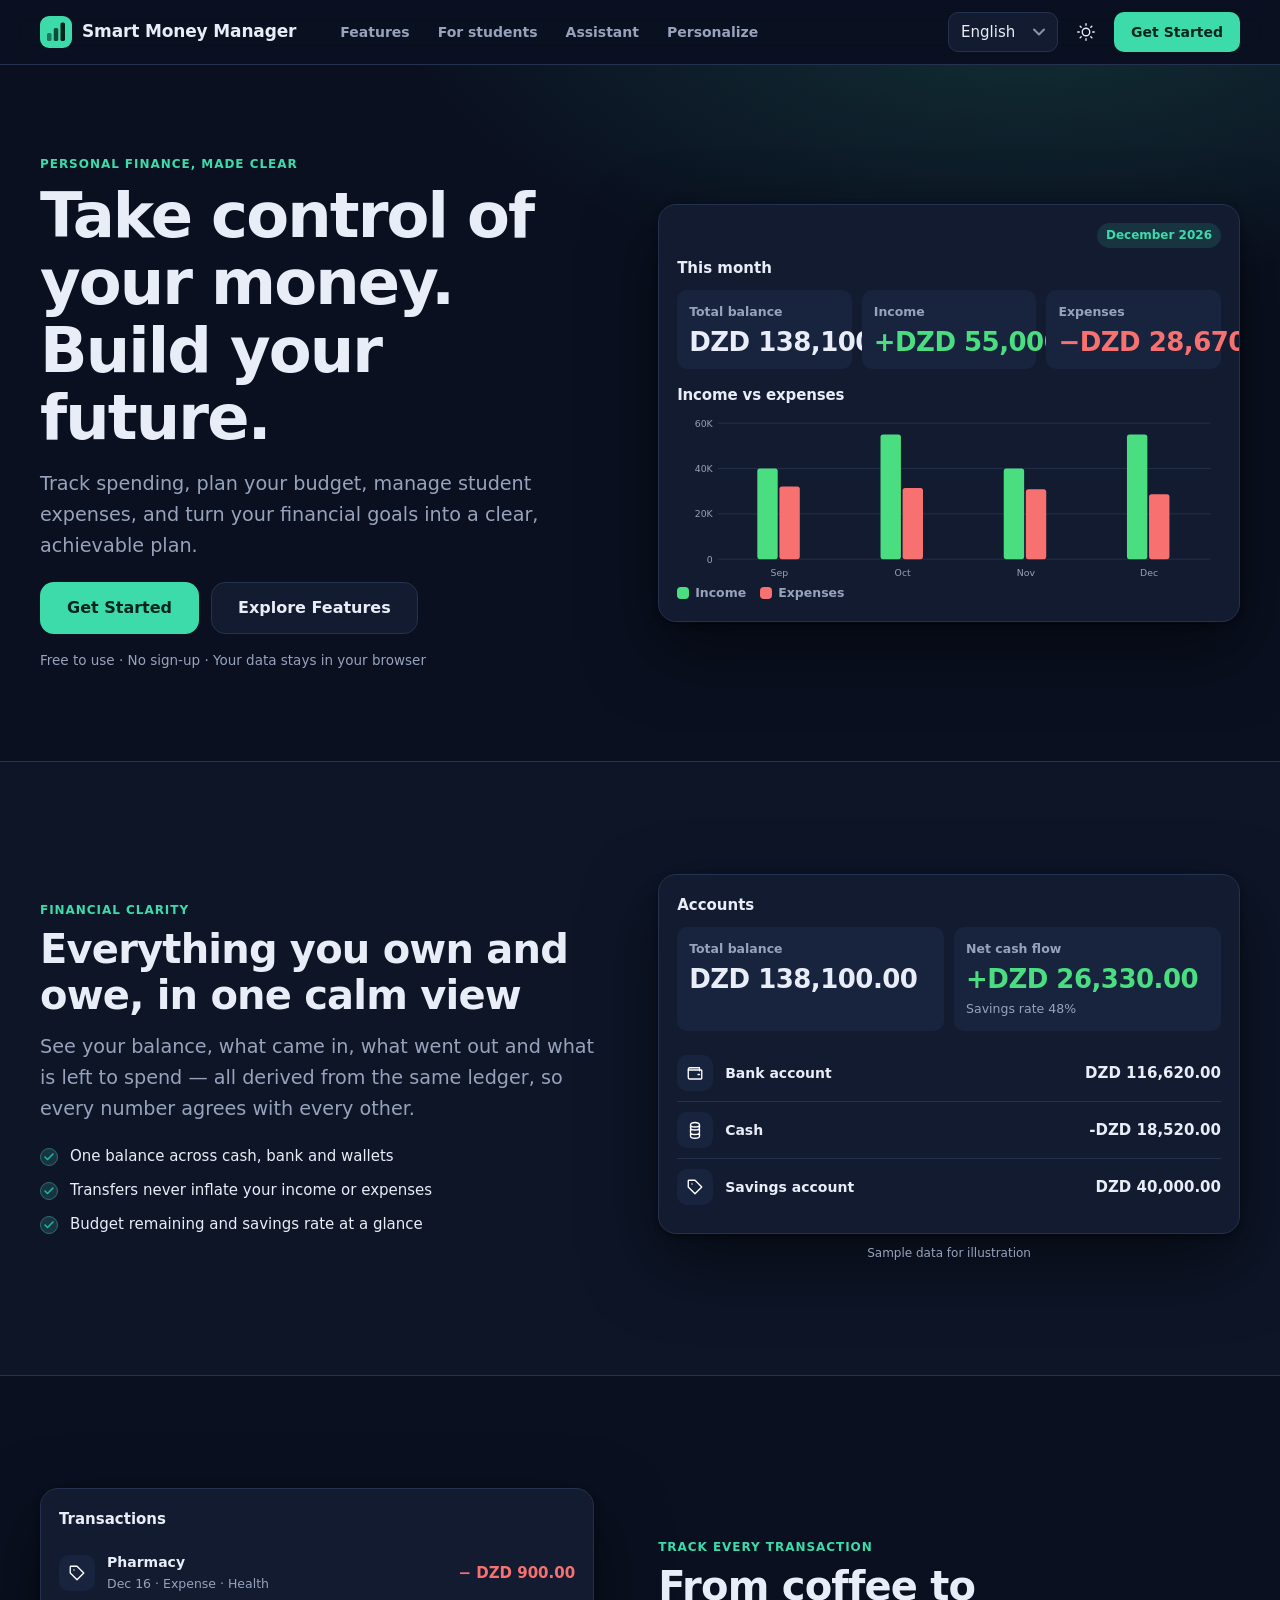
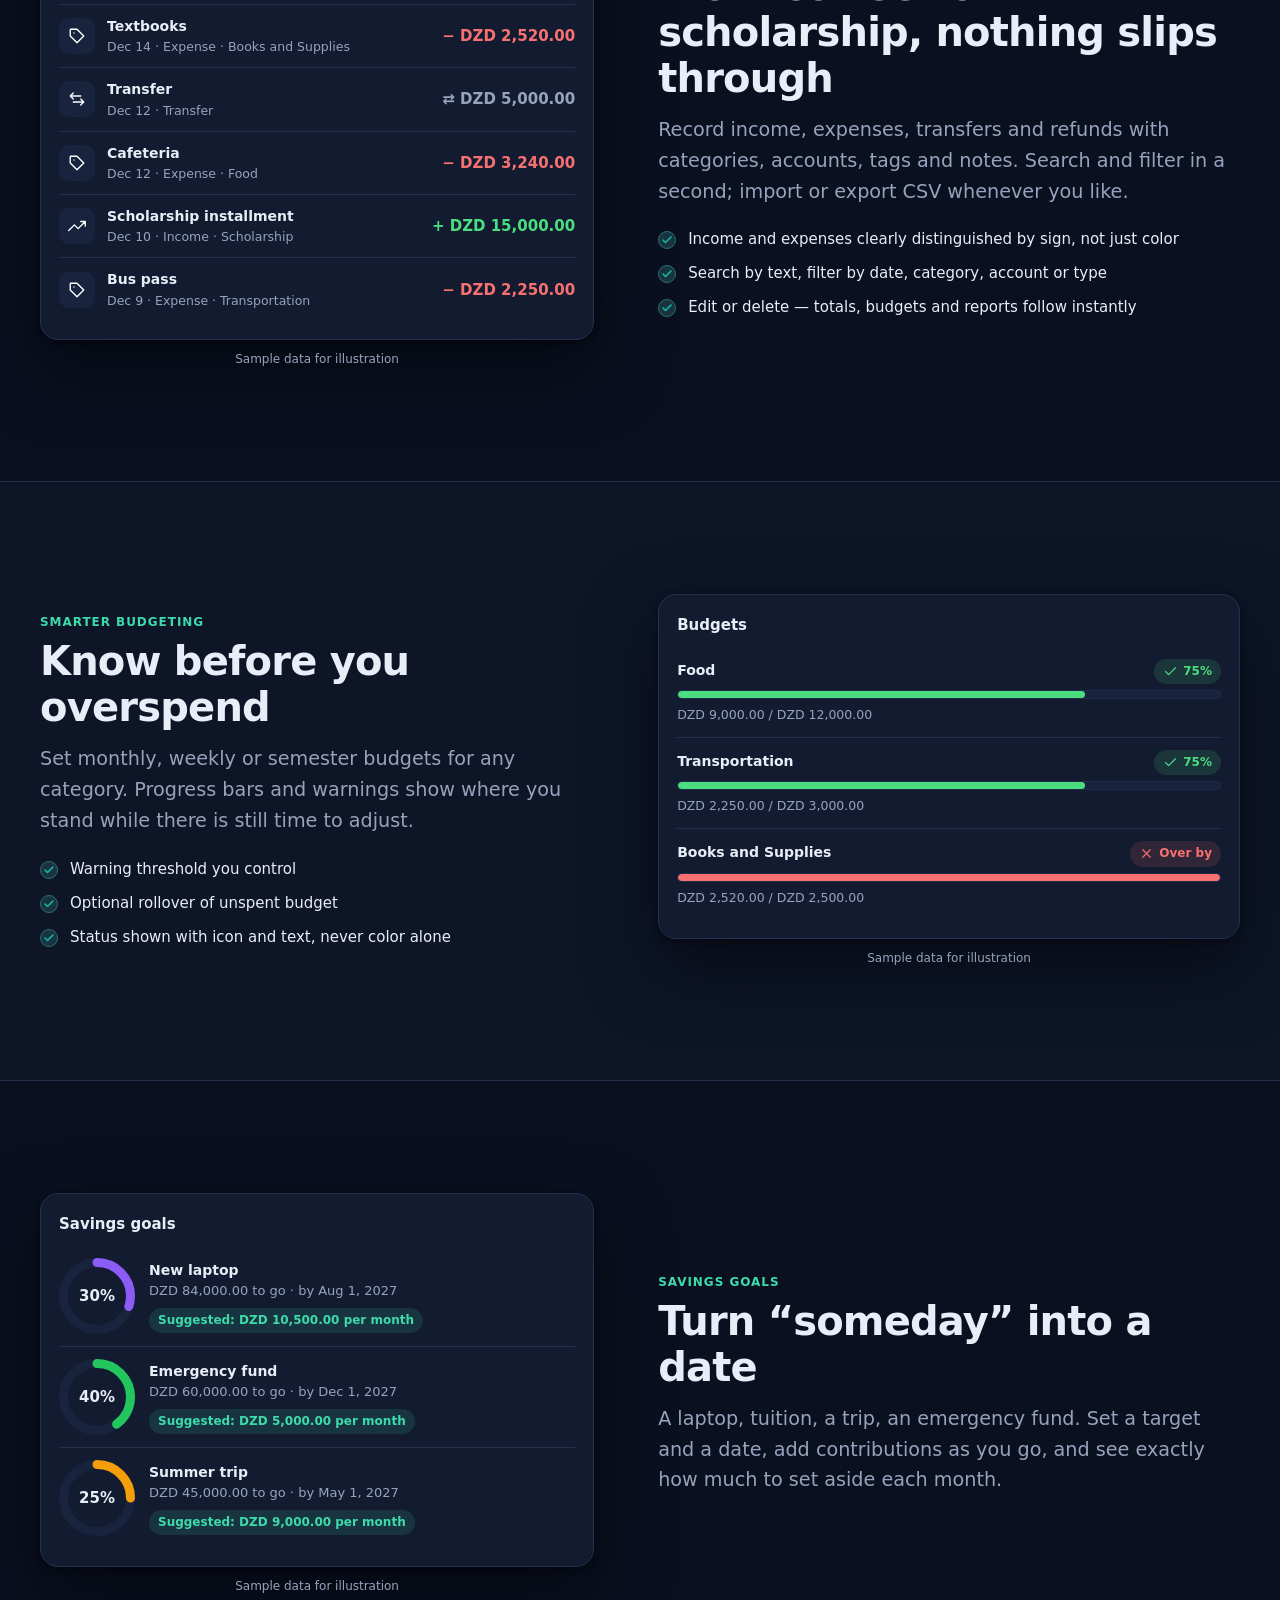
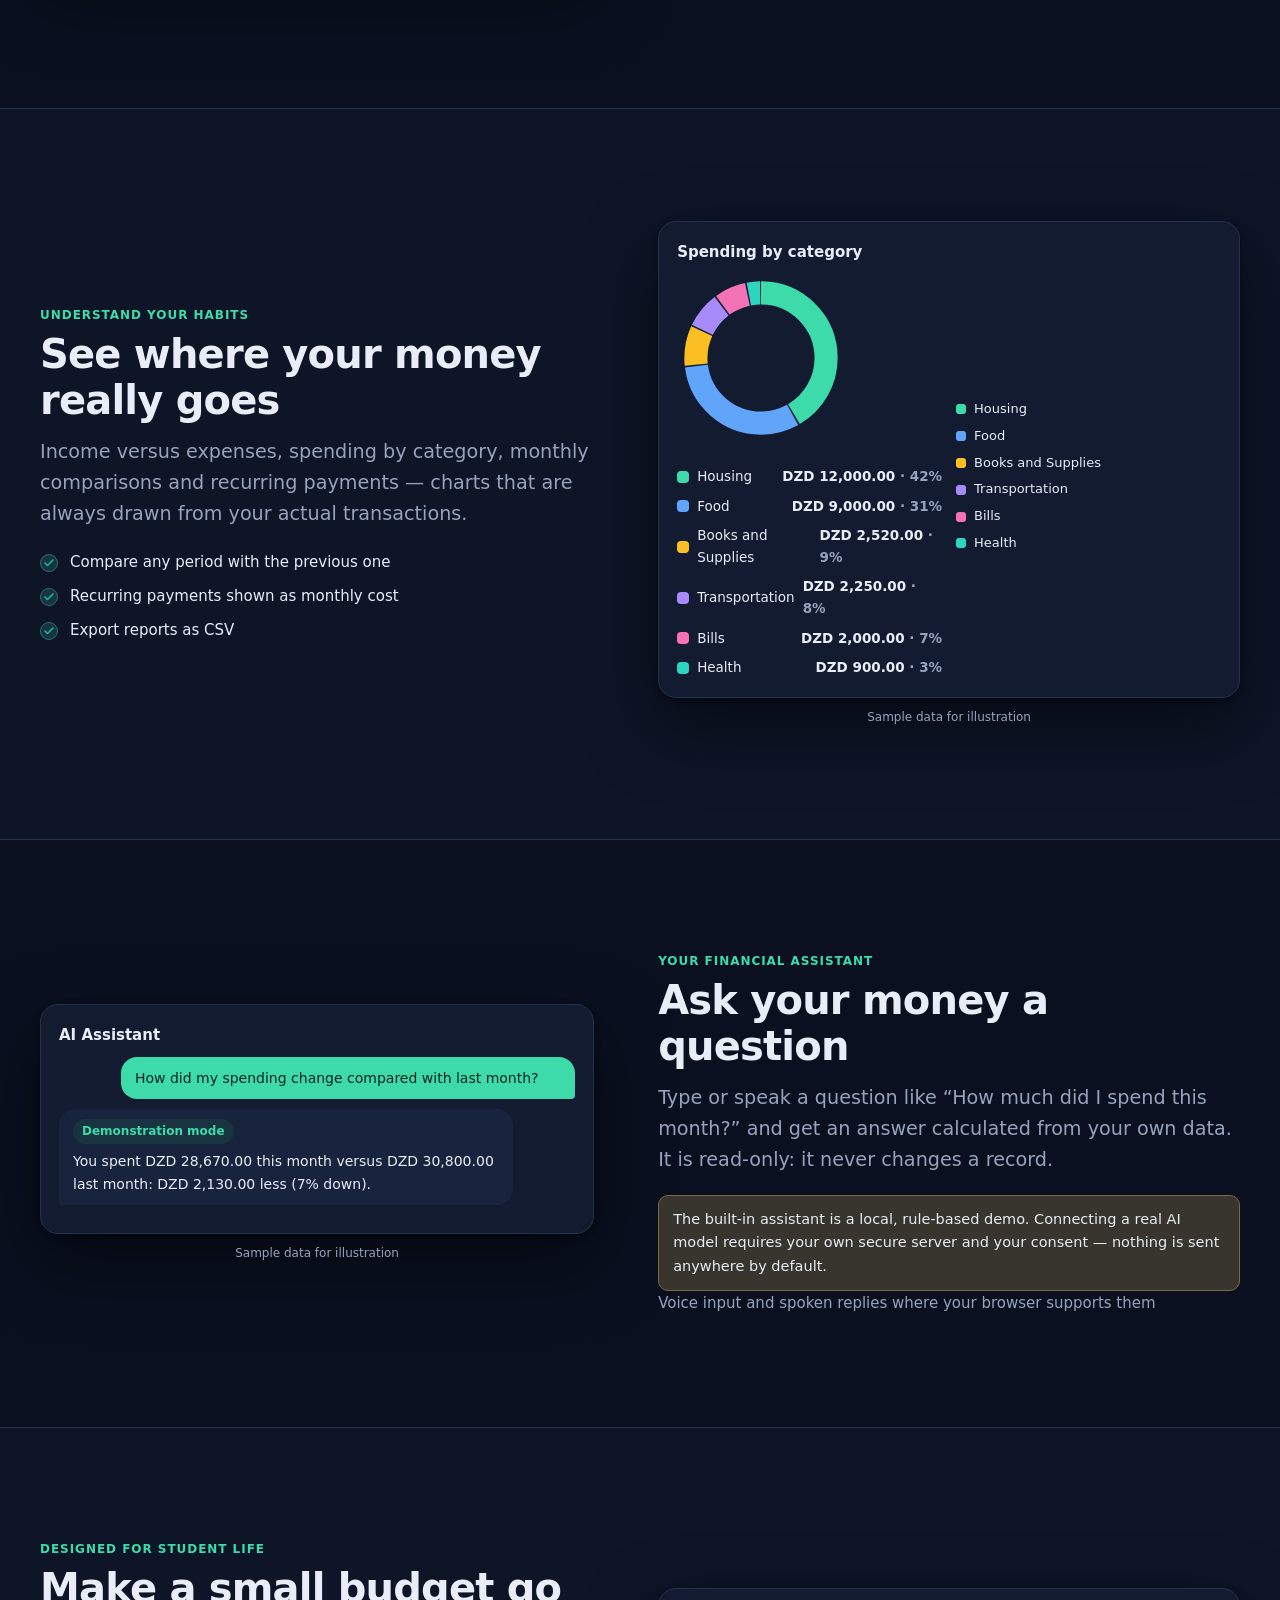
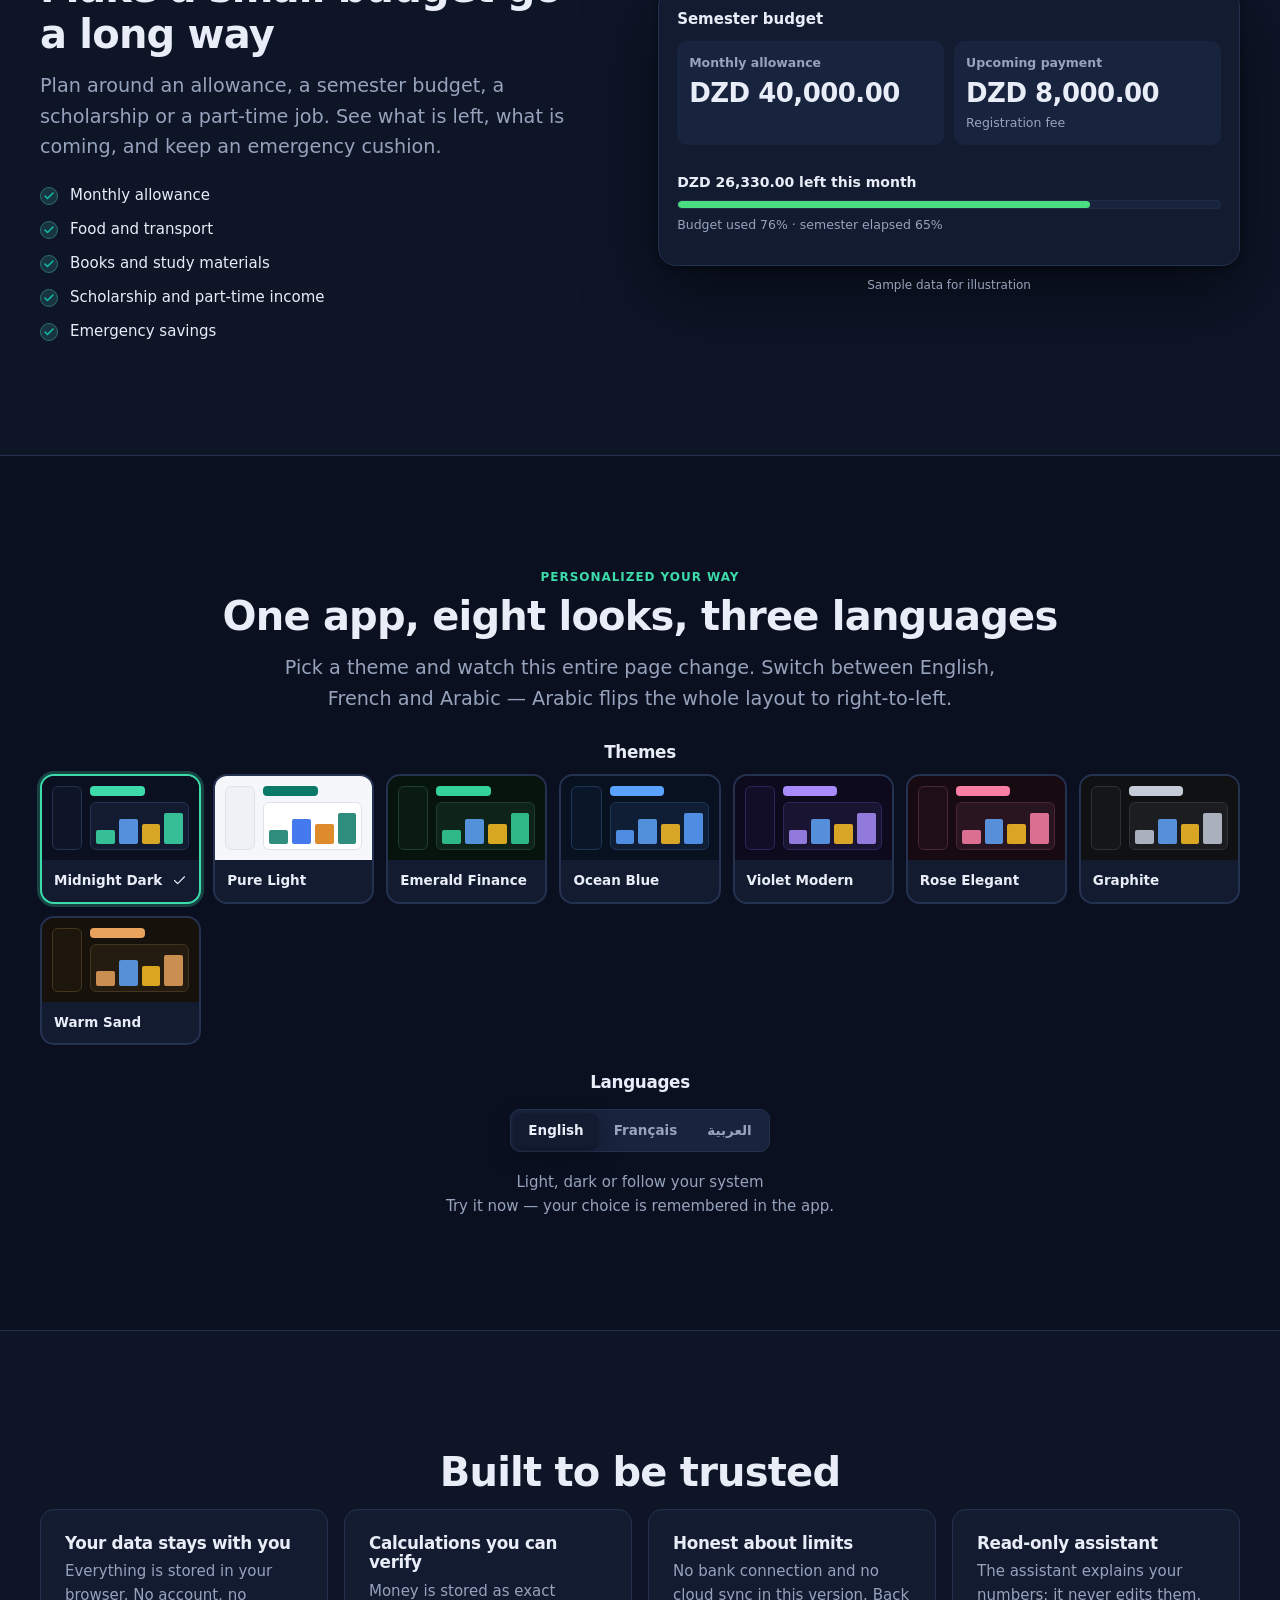
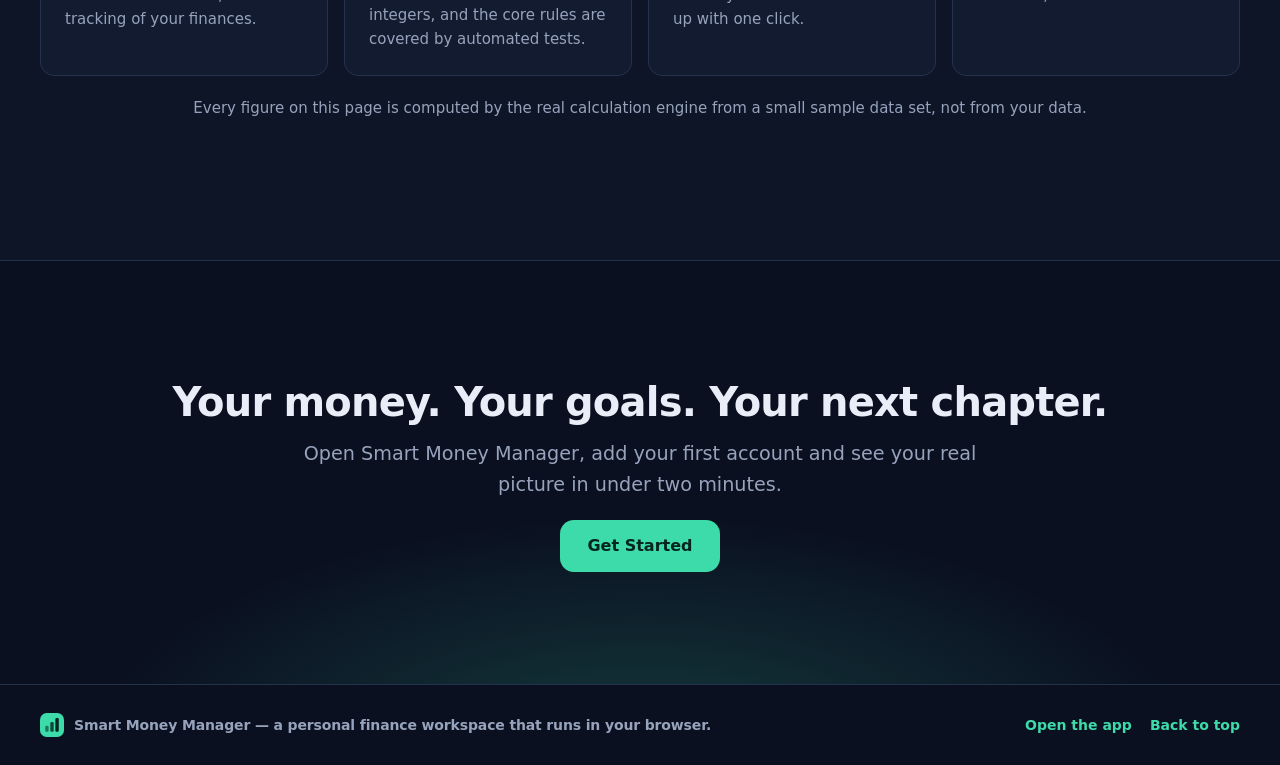
<file: index.html>
<!doctype html>
<html lang="en" dir="ltr" data-theme="midnight" data-mode="dark">
<head>
<meta charset="utf-8">
<meta name="viewport" content="width=device-width, initial-scale=1, viewport-fit=cover">
<meta name="theme-color" content="#0a1020">
<meta http-equiv="Content-Security-Policy" content="default-src 'self'; script-src 'self'; style-src 'self' 'unsafe-inline' https://fonts.googleapis.com; font-src 'self' https://fonts.gstatic.com; img-src 'self' data:; connect-src 'self'; object-src 'none'; base-uri 'self'; form-action 'self'">
<title>Smart Money Manager</title>
<meta name="description" content="Smart Money Manager — track spending, plan budgets, manage student expenses and reach your savings goals. Free, private, runs in your browser.">
<link rel="icon" href="assets/favicon.svg" type="image/svg+xml">
<link rel="preconnect" href="https://fonts.googleapis.com"><link rel="preconnect" href="https://fonts.gstatic.com" crossorigin>
<link rel="stylesheet" href="https://fonts.googleapis.com/css2?family=Manrope:wght@400;500;600;700;800&family=Tajawal:wght@400;500;700;800&display=swap">
<link rel="stylesheet" href="css/tokens.css"><link rel="stylesheet" href="css/base.css"><link rel="stylesheet" href="css/landing.css">
<script src="js/boot.js"></script>
</head>
<body class="lp">
<a class="skip-link" href="#main" data-i18n="common.skip">Skip to content</a>

<header class="lp-nav" id="top-nav">
  <div class="lp-wrap lp-nav-in">
    <a class="lp-brand" href="index.html" id="brand" data-i18n-attr="aria-label:lp.nav.home"><span id="brand-logo"></span><span class="lp-brand-name">Smart Money Manager</span></a>
    <nav class="lp-links" id="nav-links" data-i18n-attr="aria-label:lp.nav.primary">
      <a href="#features" data-nav="features" data-i18n="lp.nav.features">Features</a>
      <a href="#students" data-nav="students" data-i18n="lp.nav.students">For students</a>
      <a href="#assistant" data-nav="assistant" data-i18n="lp.nav.assistant">Assistant</a>
      <a href="#personalize" data-nav="personalize" data-i18n="lp.nav.personalize">Personalize</a>
    </nav>
    <div class="lp-nav-tools">
      <label class="sr-only" for="lang-select" data-i18n="lp.nav.language">Language</label>
      <select class="select lp-lang" id="lang-select"><option value="en">English</option><option value="fr">Français</option><option value="ar">العربية</option></select>
      <button class="btn btn-ghost btn-icon" id="mode-toggle" type="button" data-i18n-attr="aria-label:lp.nav.theme;title:lp.nav.theme"></button>
      <a class="btn btn-primary lp-nav-cta" href="app.html" data-i18n="lp.nav.getStarted">Get Started</a>
      <button class="btn btn-ghost btn-icon lp-burger" id="menu-btn" type="button" aria-expanded="false" aria-controls="mobile-menu" data-i18n-attr="aria-label:lp.nav.menu"></button>
    </div>
  </div>
  <div class="lp-mobile" id="mobile-menu" hidden>
    <a href="#features" data-i18n="lp.nav.features">Features</a>
    <a href="#students" data-i18n="lp.nav.students">For students</a>
    <a href="#assistant" data-i18n="lp.nav.assistant">Assistant</a>
    <a href="#personalize" data-i18n="lp.nav.personalize">Personalize</a>
    <a class="btn btn-primary" href="app.html" data-i18n="lp.nav.getStarted">Get Started</a>
  </div>
</header>

<main id="main" tabindex="-1">
  <!-- 1 Hero -->
  <section class="lp-sec lp-hero" id="hero">
    <div class="lp-wrap lp-hero-grid">
      <div class="lp-hero-copy reveal">
        <p class="eyebrow" data-i18n="lp.hero.eyebrow">Personal finance, made clear</p>
        <h1 data-i18n="lp.hero.title">Take control of your money. Build your future.</h1>
        <p class="lp-lead" data-i18n="lp.hero.text"></p>
        <div class="lp-cta-row">
          <a class="btn btn-primary btn-lg" href="app.html" id="cta-start" data-i18n="lp.cta.start">Get Started</a>
          <a class="btn btn-secondary btn-lg" href="#features" id="cta-explore" data-i18n="lp.cta.explore">Explore Features</a>
        </div>
        <p class="muted lp-note" data-i18n="lp.hero.note"></p>
      </div>
      <div class="lp-hero-art reveal" role="img" data-i18n-attr="aria-label:lp.hero.previewLabel"><div class="lp-window" id="p-hero"></div></div>
    </div>
  </section>

  <!-- 2 Financial clarity -->
  <section class="lp-sec lp-alt" id="features">
    <div class="lp-wrap lp-split">
      <div class="lp-copy reveal">
        <p class="eyebrow" data-i18n="lp.s2.eyebrow"></p><h2 data-i18n="lp.s2.title"></h2><p class="lp-lead" data-i18n="lp.s2.text"></p>
        <ul class="lp-points"><li data-i18n="lp.s2.p1"></li><li data-i18n="lp.s2.p2"></li><li data-i18n="lp.s2.p3"></li></ul>
      </div>
      <div class="lp-art reveal"><div class="lp-window" id="p-clarity"></div><p class="lp-sample" data-i18n="lp.sample"></p></div>
    </div>
  </section>

  <!-- 3 Transactions -->
  <section class="lp-sec" id="transactions">
    <div class="lp-wrap lp-split lp-rev">
      <div class="lp-copy reveal">
        <p class="eyebrow" data-i18n="lp.s3.eyebrow"></p><h2 data-i18n="lp.s3.title"></h2><p class="lp-lead" data-i18n="lp.s3.text"></p>
        <ul class="lp-points"><li data-i18n="lp.s3.p1"></li><li data-i18n="lp.s3.p2"></li><li data-i18n="lp.s3.p3"></li></ul>
      </div>
      <div class="lp-art reveal"><div class="lp-window" id="p-tx"></div><p class="lp-sample" data-i18n="lp.sample"></p></div>
    </div>
  </section>

  <!-- 4 Budgeting -->
  <section class="lp-sec lp-alt" id="budgeting">
    <div class="lp-wrap lp-split">
      <div class="lp-copy reveal">
        <p class="eyebrow" data-i18n="lp.s4.eyebrow"></p><h2 data-i18n="lp.s4.title"></h2><p class="lp-lead" data-i18n="lp.s4.text"></p>
        <ul class="lp-points"><li data-i18n="lp.s4.p1"></li><li data-i18n="lp.s4.p2"></li><li data-i18n="lp.s4.p3"></li></ul>
      </div>
      <div class="lp-art reveal"><div class="lp-window" id="p-budget"></div><p class="lp-sample" data-i18n="lp.sample"></p></div>
    </div>
  </section>

  <!-- 5 Goals -->
  <section class="lp-sec" id="goals">
    <div class="lp-wrap lp-split lp-rev">
      <div class="lp-copy reveal"><p class="eyebrow" data-i18n="lp.s5.eyebrow"></p><h2 data-i18n="lp.s5.title"></h2><p class="lp-lead" data-i18n="lp.s5.text"></p></div>
      <div class="lp-art reveal"><div class="lp-window" id="p-goals"></div><p class="lp-sample" data-i18n="lp.sample"></p></div>
    </div>
  </section>

  <!-- 6 Habits -->
  <section class="lp-sec lp-alt" id="habits">
    <div class="lp-wrap lp-split">
      <div class="lp-copy reveal">
        <p class="eyebrow" data-i18n="lp.s6.eyebrow"></p><h2 data-i18n="lp.s6.title"></h2><p class="lp-lead" data-i18n="lp.s6.text"></p>
        <ul class="lp-points"><li data-i18n="lp.s6.p1"></li><li data-i18n="lp.s6.p2"></li><li data-i18n="lp.s6.p3"></li></ul>
      </div>
      <div class="lp-art reveal"><div class="lp-window" id="p-habits"></div><p class="lp-sample" data-i18n="lp.sample"></p></div>
    </div>
  </section>

  <!-- 7 Assistant -->
  <section class="lp-sec" id="assistant">
    <div class="lp-wrap lp-split lp-rev">
      <div class="lp-copy reveal">
        <p class="eyebrow" data-i18n="lp.s7.eyebrow"></p><h2 data-i18n="lp.s7.title"></h2><p class="lp-lead" data-i18n="lp.s7.text"></p>
        <p class="lp-honest" data-i18n="lp.s7.honest"></p>
        <p class="muted" data-i18n="lp.s7.voice"></p>
      </div>
      <div class="lp-art reveal"><div class="lp-window" id="p-chat"></div><p class="lp-sample" data-i18n="lp.sample"></p></div>
    </div>
  </section>

  <!-- 8 Students -->
  <section class="lp-sec lp-alt" id="students">
    <div class="lp-wrap lp-split">
      <div class="lp-copy reveal"><p class="eyebrow" data-i18n="lp.s8.eyebrow"></p><h2 data-i18n="lp.s8.title"></h2><p class="lp-lead" data-i18n="lp.s8.text"></p>
        <ul class="lp-points"><li data-i18n="lp.s8.allowance"></li><li data-i18n="lp.s8.foodTransport"></li><li data-i18n="lp.s8.books"></li><li data-i18n="lp.s8.scholarship"></li><li data-i18n="lp.s8.emergency"></li></ul></div>
      <div class="lp-art reveal"><div class="lp-window" id="p-student"></div><p class="lp-sample" data-i18n="lp.sample"></p></div>
    </div>
  </section>

  <!-- 9 Personalize -->
  <section class="lp-sec" id="personalize">
    <div class="lp-wrap lp-center reveal">
      <p class="eyebrow" data-i18n="lp.s9.eyebrow"></p><h2 data-i18n="lp.s9.title"></h2><p class="lp-lead" data-i18n="lp.s9.text"></p>
      <h3 class="lp-h3" data-i18n="lp.s9.themes"></h3>
      <div class="lp-themes" id="theme-grid" role="group" data-i18n-attr="aria-label:lp.s9.themes"></div>
      <h3 class="lp-h3" data-i18n="lp.s9.languages"></h3>
      <div class="seg lp-langs" id="lang-seg" role="group" data-i18n-attr="aria-label:lp.s9.languages"></div>
      <p class="muted" data-i18n="lp.s9.modes"></p><p class="muted" data-i18n="lp.s9.try"></p>
    </div>
  </section>

  <!-- trust -->
  <section class="lp-sec lp-alt" id="trust">
    <div class="lp-wrap reveal">
      <h2 class="lp-center-h" data-i18n="lp.trust.title"></h2>
      <div class="lp-trust">
        <div class="card"><h3 data-i18n="lp.trust.t1"></h3><p class="muted" data-i18n="lp.trust.d1"></p></div>
        <div class="card"><h3 data-i18n="lp.trust.t2"></h3><p class="muted" data-i18n="lp.trust.d2"></p></div>
        <div class="card"><h3 data-i18n="lp.trust.t3"></h3><p class="muted" data-i18n="lp.trust.d3"></p></div>
        <div class="card"><h3 data-i18n="lp.trust.t4"></h3><p class="muted" data-i18n="lp.trust.d4"></p></div>
      </div>
      <p class="muted lp-center-h" data-i18n="lp.sampleNote"></p>
    </div>
  </section>

  <!-- 10 Final CTA -->
  <section class="lp-sec lp-final" id="start">
    <div class="lp-wrap lp-center reveal">
      <h2 data-i18n="lp.s10.title"></h2><p class="lp-lead" data-i18n="lp.s10.text"></p>
      <a class="btn btn-primary btn-lg" href="app.html" id="cta-final" data-i18n="lp.cta.start">Get Started</a>
    </div>
  </section>
</main>

<footer class="lp-footer">
  <div class="lp-wrap lp-foot-in">
    <span class="lp-brand"><span id="foot-logo"></span><span class="muted" data-i18n="lp.footer.text"></span></span>
    <span class="lp-foot-links"><a href="app.html" data-i18n="lp.footer.app"></a><a href="#top-nav" data-i18n="lp.footer.top"></a></span>
  </div>
</footer>

<script src="js/core/money.js"></script>
<script src="js/core/defaults.js"></script>
<script src="js/core/finance.js"></script>
<script src="js/core/store.js"></script>
<script src="js/ui/i18n.js"></script>
<script src="js/i18n/en.js"></script><script src="js/i18n/fr.js"></script><script src="js/i18n/ar.js"></script>
<script src="js/i18n/landing-en.js"></script><script src="js/i18n/landing-fr.js"></script><script src="js/i18n/landing-ar.js"></script>
<script src="js/ui/icons.js"></script>
<script src="js/ui/theme.js"></script>
<script src="js/ui/charts.js"></script>
<script src="js/landing.js"></script>
</body>
</html>
</file>
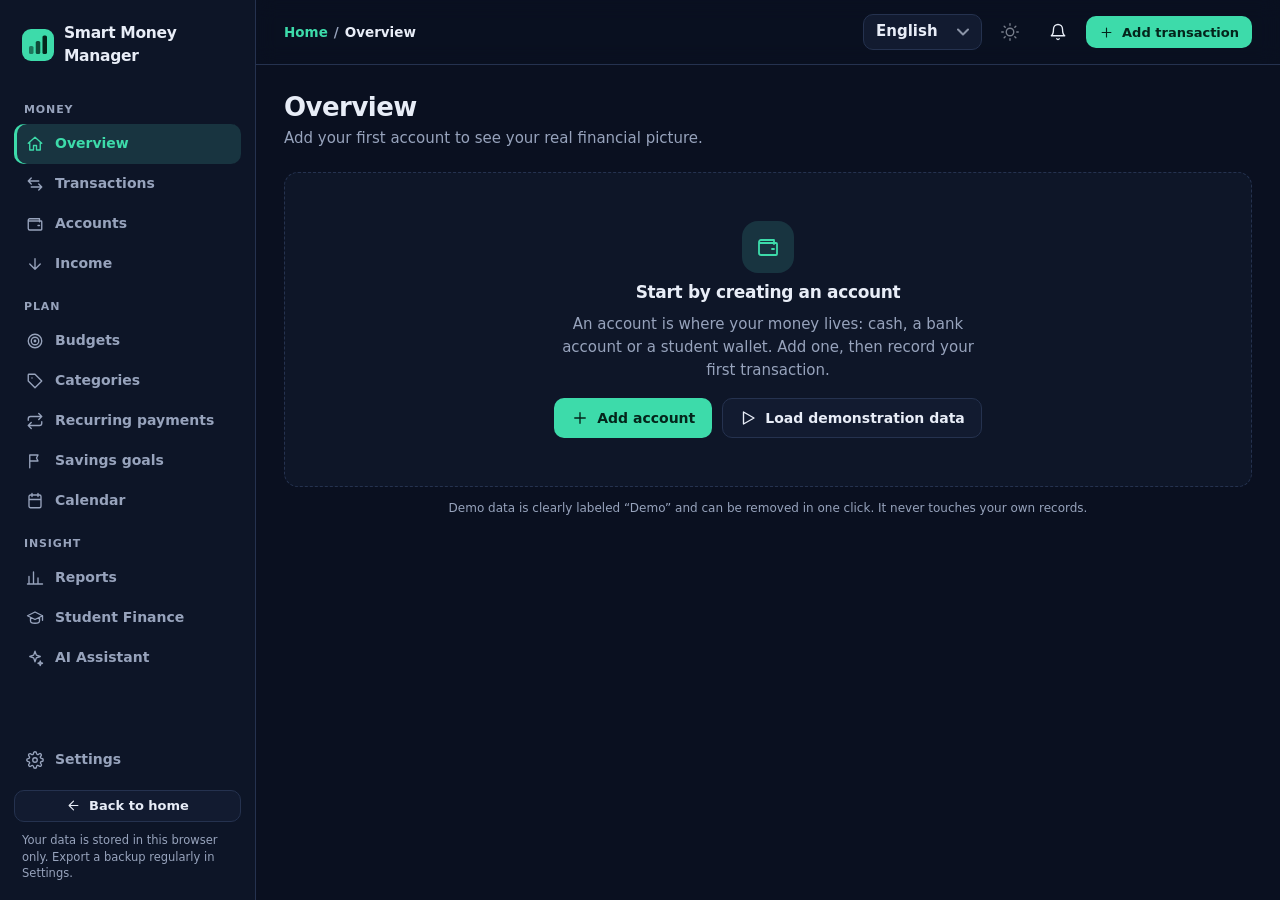
<file: app.html>
<!doctype html>
<html lang="en" dir="ltr" data-theme="midnight" data-mode="dark">
<head>
<meta charset="utf-8">
<meta name="viewport" content="width=device-width, initial-scale=1, viewport-fit=cover">
<meta name="theme-color" content="#0a1020">
<meta http-equiv="Content-Security-Policy" content="default-src 'self'; script-src 'self'; style-src 'self' 'unsafe-inline' https://fonts.googleapis.com; font-src 'self' https://fonts.gstatic.com; img-src 'self' data:; connect-src 'self' https: http:; object-src 'none'; base-uri 'self'; form-action 'self'">
<title>Smart Money Manager</title>
<link rel="icon" href="assets/favicon.svg" type="image/svg+xml">
<link rel="preconnect" href="https://fonts.googleapis.com"><link rel="preconnect" href="https://fonts.gstatic.com" crossorigin>
<link rel="stylesheet" href="https://fonts.googleapis.com/css2?family=Manrope:wght@400;500;600;700;800&family=Tajawal:wght@400;500;700;800&display=swap">
<link rel="stylesheet" href="css/tokens.css"><link rel="stylesheet" href="css/base.css">
<link rel="stylesheet" href="css/app.css">
<script src="js/boot.js"></script>
</head>
<body>
<noscript><p style="padding:24px;font-family:sans-serif">Smart Money Manager needs JavaScript. / يتطلب التطبيق تفعيل JavaScript.</p></noscript>
<div class="app" id="app"></div>
<script src="js/core/money.js"></script>
<script src="js/core/defaults.js"></script>
<script src="js/core/finance.js"></script>
<script src="js/core/csv.js"></script>
<script src="js/core/store.js"></script>
<script src="js/core/actions.js"></script>
<script src="js/core/assistant.js"></script>
<script src="js/ui/i18n.js"></script>
<script src="js/i18n/en.js"></script>
<script src="js/i18n/fr.js"></script>
<script src="js/i18n/ar.js"></script>
<script src="js/ui/icons.js"></script>
<script src="js/ui/theme.js"></script>
<script src="js/ui/ui.js"></script>
<script src="js/ui/charts.js"></script>
<script src="js/pages/dialogs.js"></script>
<script src="js/pages/overview.js"></script>
<script src="js/pages/transactions.js"></script>
<script src="js/pages/accounts.js"></script>
<script src="js/pages/budgets.js"></script>
<script src="js/pages/goals.js"></script>
<script src="js/pages/calendar.js"></script>
<script src="js/pages/reports.js"></script>
<script src="js/pages/student.js"></script>
<script src="js/pages/assistant.js"></script>
<script src="js/pages/settings.js"></script>
<script src="js/app.js"></script>
</body>
</html>
</file>
<file: css/tokens.css>
/* Design tokens + theme engine.
 * <html data-theme="emerald" data-mode="light|dark"> selects a palette. Every component only uses these variables.
 * The user-picked accent is applied by JS as inline --primary/--on-primary overrides. */
:root {
  --font: 'Manrope', 'Segoe UI', system-ui, -apple-system, Roboto, sans-serif;
  --font-num: 'Manrope', system-ui, sans-serif;
  --r-sm: 6px; --r-md: 10px; --r-lg: 14px; --r-pill: 999px;
  --sp-1: 4px; --sp-2: 8px; --sp-3: 12px; --sp-4: 16px; --sp-5: 24px; --sp-6: 32px; --sp-7: 48px; --sp-8: 72px; --sp-9: 112px;
  --w-page: 1200px; --w-sidebar: 256px; --w-content: 1120px;
  --t-fast: 120ms ease; --t-med: 240ms ease;
  --focus: 0 0 0 3px color-mix(in srgb, var(--primary) 45%, transparent);
}
:root[lang='ar'] { --font: 'Tajawal', 'Manrope', 'Segoe UI', system-ui, sans-serif; --font-num: 'Tajawal', 'Manrope', system-ui, sans-serif; }

/* semantic colors shared by mode */
[data-mode='light'] {
  --success: #15803d; --warning: #b45309; --danger: #b91c1c; --info: #1d4ed8;
  --c2: #2563eb; --c3: #d97706; --c4: #7c3aed; --c5: #db2777; --c6: #0d9488;
  --shadow: 0 1px 2px rgba(16, 24, 40, .06), 0 8px 24px rgba(16, 24, 40, .06);
  --shadow-lg: 0 2px 6px rgba(16, 24, 40, .08), 0 24px 60px rgba(16, 24, 40, .14);
  color-scheme: light;
}
[data-mode='dark'] {
  --success: #4ade80; --warning: #fbbf24; --danger: #f87171; --info: #60a5fa;
  --c2: #60a5fa; --c3: #fbbf24; --c4: #a78bfa; --c5: #f472b6; --c6: #2dd4bf;
  --shadow: 0 1px 2px rgba(0, 0, 0, .35), 0 8px 24px rgba(0, 0, 0, .28);
  --shadow-lg: 0 2px 6px rgba(0, 0, 0, .4), 0 28px 70px rgba(0, 0, 0, .5);
  color-scheme: dark;
}

/* ---- palettes: bg (page) · soft (sidebar / alt band) · surface (cards) · surface2 · text · muted · border · primary ---- */
/* Midnight Dark (dark only) */
[data-theme='midnight'] { --bg: #0a1020; --soft: #0d1527; --surface: #121b30; --surface-2: #18233d; --text: #e8edf7; --muted: #97a3bc; --border: #25324f; --primary: #3ddbaa; --on-primary: #04251b; --chart-1: #3ddbaa; }
/* Pure Light (light only) */
[data-theme='light'] { --bg: #f5f7fa; --soft: #eef1f5; --surface: #ffffff; --surface-2: #f3f5f8; --text: #121a2b; --muted: #5b6678; --border: #dde2ea; --primary: #0b7a68; --on-primary: #ffffff; --chart-1: #0b7a68; }

/* Emerald Finance */
[data-theme='emerald'][data-mode='light'] { --bg: #f3f8f5; --soft: #e8f1ec; --surface: #ffffff; --surface-2: #f0f6f2; --text: #0f2a1e; --muted: #53695c; --border: #d3e2d9; --primary: #0a7d4f; --on-primary: #ffffff; --chart-1: #0a7d4f; }
[data-theme='emerald'][data-mode='dark'] { --bg: #07140e; --soft: #0a1b13; --surface: #0f2419; --surface-2: #143022; --text: #e5f4ec; --muted: #8fb0a0; --border: #1f3e2e; --primary: #34d399; --on-primary: #03281a; --chart-1: #34d399; }
/* Ocean Blue */
[data-theme='ocean'][data-mode='light'] { --bg: #f2f7fd; --soft: #e6eff9; --surface: #ffffff; --surface-2: #eef4fb; --text: #0e2038; --muted: #51657f; --border: #d2deed; --primary: #1d63d1; --on-primary: #ffffff; --chart-1: #1d63d1; }
[data-theme='ocean'][data-mode='dark'] { --bg: #07111f; --soft: #0a1729; --surface: #0f1e35; --surface-2: #14284a; --text: #e6eefb; --muted: #90a5c4; --border: #1f3558; --primary: #5aa2ff; --on-primary: #05172e; --chart-1: #5aa2ff; }
/* Violet Modern */
[data-theme='violet'][data-mode='light'] { --bg: #f7f5fd; --soft: #efebfa; --surface: #ffffff; --surface-2: #f4f1fc; --text: #1b1535; --muted: #625b80; --border: #e0daf2; --primary: #6642dc; --on-primary: #ffffff; --chart-1: #6642dc; }
[data-theme='violet'][data-mode='dark'] { --bg: #0e0a1d; --soft: #130e27; --surface: #1a1433; --surface-2: #231b44; --text: #eeeafc; --muted: #a59dc7; --border: #2f2558; --primary: #a78bfa; --on-primary: #190b45; --chart-1: #a78bfa; }
/* Rose Elegant */
[data-theme='rose'][data-mode='light'] { --bg: #fdf5f7; --soft: #f9ebef; --surface: #ffffff; --surface-2: #fbeff2; --text: #2a1219; --muted: #7a5560; --border: #f0d6dd; --primary: #c42a60; --on-primary: #ffffff; --chart-1: #c42a60; }
[data-theme='rose'][data-mode='dark'] { --bg: #170a10; --soft: #1e0e16; --surface: #281520; --surface-2: #341c2a; --text: #fbe9ef; --muted: #c39aa9; --border: #4a2638; --primary: #fb7fa5; --on-primary: #3a0a1c; --chart-1: #fb7fa5; }
/* Graphite */
[data-theme='graphite'][data-mode='light'] { --bg: #f4f4f5; --soft: #ebebed; --surface: #ffffff; --surface-2: #f1f1f3; --text: #17181c; --muted: #5d6068; --border: #dcdce0; --primary: #3b4352; --on-primary: #ffffff; --chart-1: #3b4352; }
[data-theme='graphite'][data-mode='dark'] { --bg: #101113; --soft: #15161a; --surface: #1b1d21; --surface-2: #23262b; --text: #ececee; --muted: #9a9da6; --border: #2e3137; --primary: #c5ccd8; --on-primary: #14171c; --chart-1: #c5ccd8; }
/* Warm Sand */
[data-theme='sand'][data-mode='light'] { --bg: #f8f3ea; --soft: #f0e8d9; --surface: #fffdf9; --surface-2: #f5eee1; --text: #2c2216; --muted: #7a6a53; --border: #e6dac5; --primary: #a4561a; --on-primary: #ffffff; --chart-1: #a4561a; }
[data-theme='sand'][data-mode='dark'] { --bg: #16110a; --soft: #1c160d; --surface: #241c11; --surface-2: #2e2416; --text: #f6ecdb; --muted: #bba98a; --border: #43351f; --primary: #e9a35c; --on-primary: #2e1604; --chart-1: #e9a35c; }

/* derived tokens (computed from the palette so every theme gets them) */
:root, [data-theme] {
  --primary-soft: color-mix(in srgb, var(--primary) 13%, var(--surface));
  --primary-line: color-mix(in srgb, var(--primary) 35%, var(--border));
  --success-soft: color-mix(in srgb, var(--success) 14%, var(--surface));
  --warning-soft: color-mix(in srgb, var(--warning) 16%, var(--surface));
  --danger-soft: color-mix(in srgb, var(--danger) 13%, var(--surface));
  --info-soft: color-mix(in srgb, var(--info) 13%, var(--surface));
  --income: var(--success); --expense: var(--danger);
  --overlay: color-mix(in srgb, var(--bg) 60%, rgba(0, 0, 0, .55));
}
</file>
<file: css/base.css>
/* Base + shared components (landing page and app use the same components). Logical properties everywhere → RTL works. */
*, *::before, *::after { box-sizing: border-box; }
html { -webkit-text-size-adjust: 100%; scroll-behavior: smooth; }
body { margin: 0; font-family: var(--font); font-size: 15px; line-height: 1.55; color: var(--text); background: var(--bg); -webkit-font-smoothing: antialiased; text-rendering: optimizeLegibility; }
h1, h2, h3, h4 { margin: 0; line-height: 1.15; letter-spacing: -0.02em; font-weight: 800; }
[lang='ar'] h1, [lang='ar'] h2, [lang='ar'] h3, [lang='ar'] h4 { letter-spacing: 0; line-height: 1.35; }
p { margin: 0; }
a { color: var(--primary); text-decoration: none; }
a:hover { text-decoration: underline; }
img, svg { display: block; max-width: 100%; }
button, input, select, textarea { font: inherit; color: inherit; }
button { cursor: pointer; }
ul { margin: 0; padding: 0; list-style: none; }
:focus-visible { outline: none; box-shadow: var(--focus); border-radius: var(--r-sm); }
.sr-only { position: absolute; width: 1px; height: 1px; padding: 0; margin: -1px; overflow: hidden; clip: rect(0 0 0 0); white-space: nowrap; border: 0; }
.skip-link { position: absolute; inset-inline-start: 12px; top: -60px; background: var(--primary); color: var(--on-primary); padding: 8px 14px; border-radius: var(--r-md); z-index: 200; }
.skip-link:focus { top: 12px; }
.num, .tabular { font-variant-numeric: tabular-nums; font-family: var(--font-num); }
.muted { color: var(--muted); }
.hidden { display: none !important; }
[dir='rtl'] .flip { transform: scaleX(-1); }
.ltr { direction: ltr; unicode-bidi: isolate; display: inline-block; }

/* ---------- buttons ---------- */
.btn { display: inline-flex; align-items: center; justify-content: center; gap: 8px; min-height: 40px; padding: 0 16px; border-radius: var(--r-md); border: 1px solid transparent; font-weight: 700; font-size: 14px; line-height: 1; text-decoration: none !important; transition: transform var(--t-fast), background var(--t-fast), border-color var(--t-fast), box-shadow var(--t-fast); white-space: nowrap; }
.btn:active { transform: translateY(1px) scale(.99); }
.btn-primary { background: var(--primary); color: var(--on-primary); }
.btn-primary:hover { background: color-mix(in srgb, var(--primary) 88%, var(--text)); }
.btn-secondary { background: var(--surface); color: var(--text); border-color: var(--border); }
.btn-secondary:hover { background: var(--surface-2); border-color: var(--primary-line); }
.btn-ghost { background: transparent; color: var(--text); }
.btn-ghost:hover { background: var(--surface-2); }
.btn-danger { background: var(--danger-soft); color: var(--danger); border-color: color-mix(in srgb, var(--danger) 35%, transparent); }
.btn-danger:hover { background: color-mix(in srgb, var(--danger) 22%, var(--surface)); }
.btn-sm { min-height: 32px; padding: 0 12px; font-size: 13px; }
.btn-lg { min-height: 52px; padding: 0 26px; font-size: 16px; border-radius: var(--r-lg); }
.btn-icon { width: 40px; padding: 0; }
.btn-icon.btn-sm { width: 32px; }
.btn[disabled] { opacity: .5; cursor: not-allowed; }
.icon { width: 18px; height: 18px; flex: none; stroke: currentColor; fill: none; stroke-width: 1.8; stroke-linecap: round; stroke-linejoin: round; }
.icon-sm { width: 15px; height: 15px; } .icon-lg { width: 24px; height: 24px; }

/* ---------- surfaces ---------- */
.card { background: var(--surface); border: 1px solid var(--border); border-radius: var(--r-lg); padding: var(--sp-5); }
.card-flat { background: var(--surface-2); border-radius: var(--r-md); padding: var(--sp-4); }
.card-head { display: flex; align-items: center; justify-content: space-between; gap: var(--sp-3); margin-bottom: var(--sp-4); flex-wrap: wrap; }
.card-title { font-size: 15px; font-weight: 800; letter-spacing: -0.01em; }
.eyebrow { font-size: 12px; font-weight: 800; letter-spacing: .08em; text-transform: uppercase; color: var(--primary); }
[lang='ar'] .eyebrow { letter-spacing: 0; text-transform: none; }

/* ---------- forms ---------- */
.field { display: flex; flex-direction: column; gap: 6px; min-width: 0; }
.field > label, .label { font-size: 13px; font-weight: 700; color: var(--text); }
.input, .select, .textarea { width: 100%; min-height: 42px; padding: 9px 12px; background: var(--surface); color: var(--text); border: 1px solid var(--border); border-radius: var(--r-md); transition: border-color var(--t-fast), box-shadow var(--t-fast); }
.textarea { min-height: 84px; resize: vertical; }
.input:hover, .select:hover, .textarea:hover { border-color: var(--primary-line); }
.input:focus, .select:focus, .textarea:focus { outline: none; border-color: var(--primary); box-shadow: var(--focus); }
.input[aria-invalid='true'], .select[aria-invalid='true'] { border-color: var(--danger); }
.select { appearance: none; padding-inline-end: 34px; background-image: url("data:image/svg+xml,%3Csvg xmlns='http://www.w3.org/2000/svg' width='12' height='8' viewBox='0 0 12 8' fill='none' stroke='%238a93a6' stroke-width='2' stroke-linecap='round' stroke-linejoin='round'%3E%3Cpath d='M1 1.5l5 5 5-5'/%3E%3C/svg%3E"); background-repeat: no-repeat; background-position: right 12px center; }
[dir='rtl'] .select { background-position: left 12px center; }
.hint { font-size: 12px; color: var(--muted); }
.error-text { font-size: 12.5px; color: var(--danger); font-weight: 600; display: flex; gap: 6px; align-items: center; }
.form-grid { display: grid; grid-template-columns: repeat(2, minmax(0, 1fr)); gap: var(--sp-4); }
.form-grid .span-2 { grid-column: 1 / -1; }
.check { display: flex; align-items: center; gap: 10px; font-size: 14px; cursor: pointer; }
.check input { width: 18px; height: 18px; accent-color: var(--primary); flex: none; }
.input-money { position: relative; }
.input-money .input { padding-inline-end: 56px; font-variant-numeric: tabular-nums; }
.input-money .cur { position: absolute; inset-inline-end: 12px; top: 50%; transform: translateY(-50%); font-size: 12px; font-weight: 800; color: var(--muted); pointer-events: none; }

/* segmented + tabs */
.seg { display: inline-flex; padding: 3px; background: var(--surface-2); border: 1px solid var(--border); border-radius: var(--r-md); gap: 2px; flex-wrap: wrap; }
.seg button { border: 0; background: transparent; padding: 7px 14px; border-radius: 8px; font-weight: 700; font-size: 13.5px; color: var(--muted); min-height: 34px; }
.seg button[aria-pressed='true'], .seg button[aria-selected='true'] { background: var(--surface); color: var(--text); box-shadow: var(--shadow); }
.seg button:hover { color: var(--text); }

/* ---------- badges / progress ---------- */
.badge { display: inline-flex; align-items: center; gap: 5px; padding: 3px 9px; border-radius: var(--r-pill); font-size: 12px; font-weight: 800; background: var(--surface-2); color: var(--muted); white-space: nowrap; }
.badge-ok { background: var(--success-soft); color: var(--success); } .badge-warn { background: var(--warning-soft); color: var(--warning); }
.badge-over, .badge-danger { background: var(--danger-soft); color: var(--danger); } .badge-info { background: var(--info-soft); color: var(--info); }
.badge-primary { background: var(--primary-soft); color: var(--primary); }
.progress { height: 9px; background: var(--surface-2); border-radius: var(--r-pill); overflow: hidden; border: 1px solid color-mix(in srgb, var(--border) 60%, transparent); }
.progress > i { display: block; height: 100%; border-radius: var(--r-pill); background: var(--primary); transition: width .8s cubic-bezier(.2, .7, .2, 1); }
.progress.ok > i { background: var(--success); } .progress.warn > i { background: var(--warning); } .progress.over > i { background: var(--danger); }
.progress.striped.over > i { background-image: repeating-linear-gradient(135deg, transparent 0 6px, rgba(255, 255, 255, .28) 6px 12px); }
.swatch { width: 12px; height: 12px; border-radius: 4px; flex: none; display: inline-block; }
.dot-icon { width: 36px; height: 36px; border-radius: 10px; display: grid; place-items: center; flex: none; color: #fff; }

/* amounts: sign + color so status never depends on color alone */
.amt { font-variant-numeric: tabular-nums; font-weight: 800; white-space: nowrap; }
.amt.pos { color: var(--income); } .amt.neg { color: var(--expense); } .amt.neu { color: var(--muted); }

/* ---------- KPI ---------- */
.kpi { display: flex; flex-direction: column; gap: 6px; }
.kpi .k-label { font-size: 12.5px; font-weight: 700; color: var(--muted); display: flex; align-items: center; gap: 6px; }
.kpi .k-value { font-size: 26px; font-weight: 800; letter-spacing: -0.02em; font-variant-numeric: tabular-nums; line-height: 1.1; }
.kpi .k-sub { font-size: 12.5px; color: var(--muted); }

/* ---------- lists / tables ---------- */
.rows > li, .rows > .row { display: flex; align-items: center; gap: var(--sp-3); padding: 12px 0; border-bottom: 1px solid var(--border); }
.rows > li:last-child, .rows > .row:last-child { border-bottom: 0; }
.row-main { flex: 1; min-width: 0; } .row-title { font-weight: 700; font-size: 14px; overflow: hidden; text-overflow: ellipsis; white-space: nowrap; } .row-sub { font-size: 12.5px; color: var(--muted); overflow: hidden; text-overflow: ellipsis; white-space: nowrap; }
.table { width: 100%; border-collapse: collapse; font-size: 14px; }
.table th { text-align: start; font-size: 12px; font-weight: 800; color: var(--muted); padding: 10px 12px; border-bottom: 1px solid var(--border); white-space: nowrap; }
.table td { padding: 12px; border-bottom: 1px solid var(--border); vertical-align: middle; }
.table tbody tr:hover { background: var(--surface-2); }
.table .end { text-align: end; }
.table tr[data-action] { cursor: pointer; }

/* ---------- empty / loading ---------- */
.empty { display: flex; flex-direction: column; align-items: center; text-align: center; gap: 10px; padding: var(--sp-7) var(--sp-5); border: 1px dashed var(--border); border-radius: var(--r-lg); background: color-mix(in srgb, var(--surface) 60%, transparent); }
.empty .e-icon { width: 52px; height: 52px; border-radius: 16px; background: var(--primary-soft); color: var(--primary); display: grid; place-items: center; }
.empty h3 { font-size: 17px; } .empty p { max-width: 46ch; color: var(--muted); }
.spinner { width: 20px; height: 20px; border-radius: 50%; border: 2.5px solid var(--border); border-top-color: var(--primary); animation: spin .8s linear infinite; }
@keyframes spin { to { transform: rotate(360deg); } }

/* ---------- modal / toast ---------- */
.modal-backdrop { position: fixed; inset: 0; background: var(--overlay); display: grid; place-items: center; padding: 16px; z-index: 100; animation: fade .15s ease; backdrop-filter: blur(2px); }
.modal { width: min(560px, 100%); max-height: min(92vh, 900px); display: flex; flex-direction: column; background: var(--surface); border: 1px solid var(--border); border-radius: var(--r-lg); box-shadow: var(--shadow-lg); animation: pop .18s ease; }
.modal.wide { width: min(760px, 100%); }
.modal-head { display: flex; align-items: center; justify-content: space-between; gap: 12px; padding: 18px 22px; border-bottom: 1px solid var(--border); }
.modal-head h2 { font-size: 18px; }
.modal-body { padding: 20px 22px; overflow: auto; }
.modal-foot { display: flex; justify-content: flex-end; gap: 10px; padding: 14px 22px; border-top: 1px solid var(--border); flex-wrap: wrap; }
@keyframes fade { from { opacity: 0; } } @keyframes pop { from { opacity: 0; transform: translateY(8px) scale(.98); } }
.toasts { position: fixed; inset-inline-end: 16px; bottom: 16px; display: flex; flex-direction: column; gap: 8px; z-index: 150; max-width: min(380px, calc(100vw - 32px)); }
.toast { display: flex; gap: 10px; align-items: flex-start; padding: 12px 14px; border-radius: var(--r-md); background: var(--surface); border: 1px solid var(--border); border-inline-start: 4px solid var(--info); box-shadow: var(--shadow-lg); font-size: 14px; font-weight: 600; animation: pop .2s ease; }
.toast.success { border-inline-start-color: var(--success); } .toast.error { border-inline-start-color: var(--danger); } .toast.warn { border-inline-start-color: var(--warning); }

/* ---------- charts ---------- */
.chart { width: 100%; height: auto; overflow: visible; }
.chart text { font-family: var(--font); fill: var(--muted); font-size: 11px; }
.chart .grid { stroke: var(--border); stroke-width: 1; }
.chart .axis { stroke: var(--border); }
.legend { display: flex; gap: 14px; flex-wrap: wrap; font-size: 12.5px; color: var(--muted); font-weight: 600; }
.legend span { display: inline-flex; align-items: center; gap: 6px; }
.donut-wrap { display: flex; gap: var(--sp-5); align-items: center; flex-wrap: wrap; }
.donut-legend { flex: 1; min-width: 180px; display: flex; flex-direction: column; gap: 8px; font-size: 13.5px; }
.donut-legend li { display: flex; align-items: center; gap: 8px; } .donut-legend .v { margin-inline-start: auto; font-weight: 800; font-variant-numeric: tabular-nums; }

@media (prefers-reduced-motion: reduce) {
  *, *::before, *::after { animation-duration: .01ms !important; animation-iteration-count: 1 !important; transition-duration: .01ms !important; scroll-behavior: auto !important; }
}
@media (max-width: 560px) { .form-grid { grid-template-columns: 1fr; } .modal-body { padding: 16px; } .modal-head, .modal-foot { padding-inline: 16px; } }
</file>
<file: css/landing.css>
/* Landing page — shares tokens/base with the app. Logical properties throughout (RTL-safe). */
html { scroll-behavior: smooth; scroll-padding-top: 84px; }
@media (prefers-reduced-motion: reduce) { html { scroll-behavior: auto; } .reveal, .reveal.in { transition: none !important; transform: none !important; opacity: 1 !important; } * { animation: none !important; } }
body.lp { margin: 0; background: var(--bg); color: var(--text); font-family: var(--font); line-height: 1.6; -webkit-font-smoothing: antialiased; }
.lp-wrap { width: min(var(--w-page), 100% - 32px); margin-inline: auto; }

/* nav */
.lp-nav { position: sticky; top: 0; z-index: 50; background: color-mix(in srgb, var(--bg) 88%, transparent); backdrop-filter: blur(12px); -webkit-backdrop-filter: blur(12px); border-bottom: 1px solid var(--border); }
.lp-nav-in { display: flex; align-items: center; gap: 16px; min-height: 64px; }
.lp-brand { display: inline-flex; align-items: center; gap: 10px; font-weight: 800; color: var(--text); text-decoration: none; letter-spacing: -.01em; }
.lp-brand-name { font-size: 17px; }
.lp-links { display: flex; gap: 4px; margin-inline-start: 16px; flex: 1; }
.lp-links a { padding: 8px 12px; border-radius: var(--r-pill); color: var(--muted); font-weight: 700; font-size: 14px; text-decoration: none; transition: background var(--t-fast), color var(--t-fast); }
.lp-links a:hover { color: var(--text); background: var(--surface-2); }
.lp-links a[aria-current='true'] { color: var(--primary); background: var(--primary-soft); }
.lp-nav-tools { display: flex; align-items: center; gap: 8px; margin-inline-start: auto; }
.lp-lang { width: auto; min-height: 40px; padding-block: 6px; }
.lp-burger { display: none; }
.lp-mobile { display: grid; gap: 4px; padding: 8px 16px 16px; border-top: 1px solid var(--border); }
.lp-mobile[hidden] { display: none; }
.lp-mobile a:not(.btn) { padding: 12px 8px; font-weight: 700; color: var(--text); text-decoration: none; border-radius: var(--r-md); }
.lp-mobile a:not(.btn):hover { background: var(--surface-2); }
@media (max-width: 860px) { .lp-links, .lp-nav-cta { display: none; } .lp-burger { display: inline-flex; } .lp-brand-name { font-size: 15px; } }
@media (min-width: 861px) { .lp-mobile { display: none !important; } }

/* sections */
.lp-sec { padding-block: clamp(56px, 9vw, 112px); }
.lp-alt { background: var(--soft); border-block: 1px solid var(--border); }
.lp h1 { font-size: clamp(2.2rem, 5.2vw, 3.9rem); line-height: 1.08; letter-spacing: -.03em; margin: 8px 0 18px; font-weight: 800; }
.lp h2 { font-size: clamp(1.7rem, 3.4vw, 2.5rem); line-height: 1.15; letter-spacing: -.02em; margin: 6px 0 14px; font-weight: 800; }
.lp h3 { margin: 0 0 6px; font-size: 1.05rem; }
.lp-lead { font-size: clamp(1.02rem, 1.5vw, 1.2rem); color: var(--muted); max-width: 60ch; margin: 0 0 20px; }
.lp-note { font-size: 13.5px; margin-top: 16px; }
.lp-cta-row { display: flex; flex-wrap: wrap; gap: 12px; }
.lp-hero { padding-block: clamp(40px, 7vw, 96px); background: radial-gradient(900px 420px at 80% -10%, color-mix(in srgb, var(--primary) 16%, transparent), transparent 70%); }
.lp-hero-grid, .lp-split { display: grid; grid-template-columns: 1fr 1.05fr; gap: clamp(28px, 5vw, 72px); align-items: center; }
.lp-rev .lp-copy { order: 2; }
@media (max-width: 900px) { .lp-hero-grid, .lp-split { grid-template-columns: 1fr; } .lp-rev .lp-copy { order: 0; } }
.lp-points { list-style: none; padding: 0; margin: 0; display: grid; gap: 10px; }
.lp-points li { position: relative; padding-inline-start: 30px; }
.lp-points li::before { content: ''; position: absolute; inset-inline-start: 0; top: 4px; width: 18px; height: 18px; border-radius: 50%; background: var(--primary-soft) url("data:image/svg+xml,%3Csvg xmlns='http://www.w3.org/2000/svg' viewBox='0 0 24 24' fill='none' stroke='%2314b8a6' stroke-width='3.2' stroke-linecap='round' stroke-linejoin='round'%3E%3Cpath d='M20 6L9 17l-5-5'/%3E%3C/svg%3E") center/12px no-repeat; border: 1px solid var(--primary-line); }
.lp-honest { padding: 12px 14px; border-radius: var(--r-md); background: var(--warning-soft); border: 1px solid color-mix(in srgb, var(--warning) 40%, var(--border)); font-size: 14.5px; }
.lp-center { text-align: center; } .lp-center .lp-lead { margin-inline: auto; } .lp-center-h { text-align: center; margin-bottom: 28px; }
.lp-h3 { margin-top: 28px !important; }

/* preview windows (built from real UI components) */
.lp-window { background: var(--surface); border: 1px solid var(--border); border-radius: 18px; box-shadow: var(--shadow-lg); padding: 18px; overflow: hidden; }
.lp-sample { font-size: 12px; color: var(--muted); text-align: center; margin: 10px 0 0; }
.lp-kpis { display: grid; grid-template-columns: repeat(auto-fit, minmax(130px, 1fr)); gap: 10px; margin-bottom: 14px; }
.lp-kpis .kpi { background: var(--surface-2); border-radius: var(--r-md); padding: 12px; }
.lp-win-title { display: flex; justify-content: space-between; align-items: center; font-weight: 800; margin-bottom: 10px; gap: 8px; }
.lp-row { display: flex; align-items: center; gap: 12px; padding: 10px 0; border-bottom: 1px solid var(--border); }
.lp-row:last-child { border-bottom: 0; }
.lp-row .row-main { flex: 1; min-width: 0; }
.lp-bud { padding: 12px 0; border-bottom: 1px solid var(--border); } .lp-bud:last-of-type { border-bottom: 0; }
.lp-bud-h { display: flex; justify-content: space-between; gap: 8px; font-weight: 700; font-size: 14px; margin-bottom: 6px; }
.lp-alert { display: flex; gap: 10px; align-items: flex-start; margin-top: 12px; padding: 10px 12px; background: var(--warning-soft); border-radius: var(--r-md); font-size: 13.5px; font-weight: 600; }
.lp-goal { display: grid; grid-template-columns: auto 1fr; gap: 14px; align-items: center; padding: 12px 0; border-bottom: 1px solid var(--border); } .lp-goal:last-child { border-bottom: 0; }
.lp-two { display: grid; grid-template-columns: 1fr 1fr; gap: 14px; align-items: center; } @media (max-width: 560px) { .lp-two { grid-template-columns: 1fr; } }
.lp-legend { list-style: none; margin: 0; padding: 0; display: grid; gap: 6px; font-size: 13px; } .lp-legend li { display: flex; gap: 8px; align-items: center; } .lp-legend i { width: 10px; height: 10px; border-radius: 3px; flex: none; }
.lp-msg { max-width: 88%; padding: 10px 14px; border-radius: 16px; font-size: 14px; margin-bottom: 10px; }
.lp-msg.me { background: var(--primary); color: var(--on-primary); margin-inline-start: auto; border-end-end-radius: 4px; }
.lp-msg.bot { background: var(--surface-2); border-end-start-radius: 4px; }
.lp-msg .badge { margin-bottom: 6px; }
.lp-mic { display: flex; gap: 8px; margin-top: 8px; } .lp-mic .input { flex: 1; }

/* themes */
.lp-themes { display: grid; grid-template-columns: repeat(auto-fill, minmax(150px, 1fr)); gap: 12px; margin-block: 12px 4px; text-align: start; }
.theme-card { padding: 0; border: 2px solid var(--border); border-radius: var(--r-lg); background: var(--surface); text-align: start; overflow: hidden; cursor: pointer; font: inherit; color: inherit; transition: border-color var(--t-fast), transform var(--t-fast); }
.theme-card:hover { transform: translateY(-2px); } .theme-card[aria-pressed='true'] { border-color: var(--primary); box-shadow: 0 0 0 3px color-mix(in srgb, var(--primary) 25%, transparent); }
.theme-prev { display: flex; height: 84px; background: var(--bg); padding: 10px; gap: 8px; }
.theme-prev .tp-side { width: 22%; border-radius: 6px; background: var(--soft); border: 1px solid var(--border); }
.theme-prev .tp-main { flex: 1; display: flex; flex-direction: column; gap: 6px; }
.theme-prev .tp-bar { height: 10px; width: 55%; border-radius: 4px; background: var(--primary); }
.theme-prev .tp-card { flex: 1; border-radius: 6px; background: var(--surface); border: 1px solid var(--border); display: flex; align-items: flex-end; gap: 4px; padding: 5px; }
.theme-prev .tp-card i { flex: 1; border-radius: 2px; background: var(--primary); opacity: .85; } .theme-prev .tp-card i:nth-child(2) { background: var(--c2); } .theme-prev .tp-card i:nth-child(3) { background: var(--c3); }
.theme-meta { display: flex; align-items: center; justify-content: space-between; padding: 10px 12px; font-weight: 800; font-size: 13.5px; color: var(--text); }
.lp-langs { display: inline-flex; margin-block: 10px 18px; }

/* trust, final, footer */
.lp-trust { display: grid; grid-template-columns: repeat(auto-fit, minmax(220px, 1fr)); gap: 16px; margin-bottom: 20px; }
.lp-final { text-align: center; background: radial-gradient(800px 360px at 50% 120%, color-mix(in srgb, var(--primary) 22%, transparent), transparent 70%); }
.lp-footer { border-top: 1px solid var(--border); padding-block: 28px; font-size: 14px; }
.lp-foot-in { display: flex; flex-wrap: wrap; gap: 16px; justify-content: space-between; align-items: center; }
.lp-foot-links { display: flex; gap: 18px; } .lp-foot-links a { color: var(--primary); font-weight: 700; text-decoration: none; } .lp-foot-links a:hover { text-decoration: underline; }

/* reveal (only hides when JS has opted in) */
.js .reveal { opacity: 0; transform: translateY(18px); transition: opacity .6s ease, transform .6s ease; }
.js .reveal.in { opacity: 1; transform: none; }
.lp-split > *, .lp-hero-grid > * { min-width: 0; } .lp-row .row-title { overflow: hidden; text-overflow: ellipsis; white-space: nowrap; }
</file>
<file: css/app.css>
/* Application shell + page-level layout. */
.app { display: grid; grid-template-columns: var(--w-sidebar) minmax(0, 1fr); min-height: 100vh; }
.sidebar { position: sticky; top: 0; height: 100vh; display: flex; flex-direction: column; background: var(--soft); border-inline-end: 1px solid var(--border); padding: 18px 14px; overflow-y: auto; z-index: 60; }
.brand { display: flex; align-items: center; gap: 10px; padding: 4px 8px 18px; color: var(--text); text-decoration: none !important; }
.brand b { font-size: 15.5px; font-weight: 800; letter-spacing: -0.02em; line-height: 1.1; }
.brand small { display: block; font-size: 11px; color: var(--muted); font-weight: 600; letter-spacing: 0; }
.nav-group { margin-top: 14px; } .nav-group h6 { margin: 0 10px 6px; font-size: 11px; font-weight: 800; letter-spacing: .08em; text-transform: uppercase; color: var(--muted); }
[lang='ar'] .nav-group h6 { letter-spacing: 0; text-transform: none; }
.nav-link { display: flex; align-items: center; gap: 11px; padding: 9px 12px; border-radius: var(--r-md); color: var(--muted); font-weight: 700; font-size: 14px; text-decoration: none !important; min-height: 40px; transition: background var(--t-fast), color var(--t-fast); }
.nav-link:hover { background: var(--surface-2); color: var(--text); }
.nav-link[aria-current='page'] { background: var(--primary-soft); color: var(--primary); box-shadow: inset 3px 0 0 var(--primary); }
[dir='rtl'] .nav-link[aria-current='page'] { box-shadow: inset -3px 0 0 var(--primary); }
.sidebar-foot { margin-top: auto; padding-top: 16px; display: flex; flex-direction: column; gap: 10px; }
.sidebar-note { font-size: 11.5px; color: var(--muted); padding: 0 8px; line-height: 1.45; }
.main-wrap { min-width: 0; display: flex; flex-direction: column; }
.topbar { position: sticky; top: 0; z-index: 50; display: flex; align-items: center; gap: 10px; padding: 12px 28px; background: color-mix(in srgb, var(--bg) 88%, transparent); backdrop-filter: blur(10px); border-bottom: 1px solid var(--border); }
.crumbs { display: flex; align-items: center; gap: 6px; font-size: 13.5px; color: var(--muted); font-weight: 600; min-width: 0; } .crumbs b { color: var(--text); }
.top-actions { margin-inline-start: auto; display: flex; align-items: center; gap: 8px; }
.top-actions .select { min-height: 36px; padding-block: 5px; width: auto; font-weight: 700; }
.icon-btn-wrap { position: relative; display: inline-flex; }
.dot-badge { position: absolute; top: 2px; inset-inline-end: 2px; min-width: 17px; height: 17px; padding: 0 4px; border-radius: 9px; background: var(--danger); color: #fff; font-size: 10.5px; font-weight: 800; display: grid; place-items: center; border: 2px solid var(--bg); }
#main { padding: 28px; width: 100%; max-width: calc(var(--w-content) + 56px); margin-inline: auto; outline: none; }
.menu-btn { display: none; }
.scrim { display: none; }

.page-head { display: flex; align-items: flex-end; justify-content: space-between; gap: 16px; flex-wrap: wrap; margin-bottom: 22px; }
.page-head h1 { font-size: 26px; } .page-head p { color: var(--muted); margin-top: 4px; max-width: 64ch; }
.page-actions { display: flex; gap: 8px; flex-wrap: wrap; }
.stack { display: flex; flex-direction: column; gap: var(--sp-5); }
.grid-kpi { display: grid; grid-template-columns: repeat(auto-fit, minmax(200px, 1fr)); gap: var(--sp-4); }
.grid-2 { display: grid; grid-template-columns: repeat(2, minmax(0, 1fr)); gap: var(--sp-5); }
.grid-3 { display: grid; grid-template-columns: repeat(3, minmax(0, 1fr)); gap: var(--sp-5); }
.grid-2-1 { display: grid; grid-template-columns: minmax(0, 1.7fr) minmax(0, 1fr); gap: var(--sp-5); }
.grid-cards { display: grid; grid-template-columns: repeat(auto-fill, minmax(300px, 1fr)); gap: var(--sp-4); }
.kpi-card { padding: 18px 20px; } .kpi-card.hero { background: linear-gradient(160deg, var(--primary-soft), var(--surface) 70%); border-color: var(--primary-line); }
.delta { font-size: 12.5px; font-weight: 800; display: inline-flex; gap: 4px; align-items: center; }
.delta.up { color: var(--success); } .delta.down { color: var(--danger); }
.insight { display: flex; gap: 12px; align-items: flex-start; padding: 12px 14px; border-radius: var(--r-md); background: var(--surface-2); font-size: 14px; }
.insight .i-ic { width: 30px; height: 30px; border-radius: 9px; display: grid; place-items: center; flex: none; }
.insight.warn .i-ic { background: var(--warning-soft); color: var(--warning); } .insight.good .i-ic { background: var(--success-soft); color: var(--success); } .insight.info .i-ic { background: var(--info-soft); color: var(--info); }
.callout { display: flex; gap: 12px; padding: 14px 16px; border-radius: var(--r-md); background: var(--info-soft); color: var(--text); font-size: 13.5px; border: 1px solid color-mix(in srgb, var(--info) 28%, transparent); }
.callout .icon { color: var(--info); margin-top: 2px; } .callout.warn { background: var(--warning-soft); border-color: color-mix(in srgb, var(--warning) 30%, transparent); } .callout.warn .icon { color: var(--warning); }
.demo-pill { font-size: 11px; font-weight: 800; padding: 2px 8px; border-radius: var(--r-pill); background: var(--warning-soft); color: var(--warning); }

/* filter bar + responsive table */
.filters { display: grid; grid-template-columns: minmax(180px, 2fr) repeat(auto-fit, minmax(130px, 1fr)); gap: 10px; margin-bottom: 14px; }
.pager { display: flex; align-items: center; justify-content: space-between; gap: 10px; margin-top: 14px; flex-wrap: wrap; font-size: 13.5px; color: var(--muted); }
.tx-desc { display: flex; align-items: center; gap: 12px; min-width: 0; } .tx-desc .dot-icon { width: 34px; height: 34px; }
.chips { display: flex; gap: 6px; flex-wrap: wrap; } .chip { display: inline-flex; align-items: center; gap: 6px; padding: 2px 9px; border-radius: var(--r-pill); font-size: 12px; font-weight: 700; background: var(--surface-2); color: var(--muted); }
.checklist { display: grid; grid-template-columns: repeat(auto-fill, minmax(170px, 1fr)); gap: 8px 14px; max-height: 220px; overflow: auto; padding: 4px; }

/* budgets / goals / accounts cards */
.item-card { display: flex; flex-direction: column; gap: 12px; } .item-card .top { display: flex; align-items: flex-start; gap: 12px; }
.item-card .actions { display: flex; gap: 6px; margin-inline-start: auto; flex-wrap: wrap; }
.big-amount { font-size: 22px; font-weight: 800; letter-spacing: -.02em; font-variant-numeric: tabular-nums; }
.kv { display: flex; justify-content: space-between; gap: 10px; font-size: 13.5px; } .kv span:first-child { color: var(--muted); } .kv b { font-variant-numeric: tabular-nums; }

/* calendar */
.cal { display: grid; grid-template-columns: repeat(7, minmax(0, 1fr)); gap: 1px; background: var(--border); border: 1px solid var(--border); border-radius: var(--r-lg); overflow: hidden; }
.cal .dow { background: var(--surface-2); padding: 8px; text-align: center; font-size: 12px; font-weight: 800; color: var(--muted); }
.cal .day { background: var(--surface); min-height: 92px; padding: 6px; text-align: start; border: 0; display: flex; flex-direction: column; gap: 3px; align-items: stretch; border-radius: 0; }
.cal .day:hover { background: var(--surface-2); } .cal .day.out { background: color-mix(in srgb, var(--surface-2) 70%, var(--bg)); color: var(--muted); }
.cal .day.today .dn { background: var(--primary); color: var(--on-primary); } .cal .day.sel { box-shadow: inset 0 0 0 2px var(--primary); }
.cal .dn { width: 24px; height: 24px; display: grid; place-items: center; border-radius: 50%; font-size: 12.5px; font-weight: 800; }
.ev { font-size: 11px; font-weight: 700; padding: 1px 6px; border-radius: 5px; overflow: hidden; text-overflow: ellipsis; white-space: nowrap; background: var(--primary-soft); color: var(--primary); display: block; }
.ev.bill, .ev.expense { background: var(--danger-soft); color: var(--danger); } .ev.income { background: var(--success-soft); color: var(--success); } .ev.student { background: var(--info-soft); color: var(--info); } .ev.review { background: var(--warning-soft); color: var(--warning); }

/* chat */
.chat { display: flex; flex-direction: column; height: min(640px, calc(100vh - 230px)); min-height: 420px; }
.chat-log { flex: 1; overflow-y: auto; display: flex; flex-direction: column; gap: 12px; padding: 4px 2px 12px; }
.msg { max-width: min(640px, 88%); padding: 10px 14px; border-radius: 16px; font-size: 14.5px; line-height: 1.5; white-space: pre-wrap; word-break: break-word; }
.msg.user { align-self: flex-end; background: var(--primary); color: var(--on-primary); border-end-end-radius: 4px; }
.msg.assistant { align-self: flex-start; background: var(--surface-2); border-end-start-radius: 4px; }
.msg .meta { display: block; font-size: 11px; opacity: .7; margin-top: 4px; }
.composer { display: flex; gap: 8px; align-items: flex-end; padding-top: 10px; border-top: 1px solid var(--border); }
.composer .textarea { min-height: 44px; max-height: 120px; resize: none; }
.mic-on { background: var(--danger) !important; color: #fff !important; animation: pulse 1.2s infinite; }
@keyframes pulse { 50% { box-shadow: 0 0 0 6px color-mix(in srgb, var(--danger) 25%, transparent); } }

/* settings: themes */
.theme-grid { display: grid; grid-template-columns: repeat(auto-fill, minmax(168px, 1fr)); gap: 12px; }
.theme-card { padding: 0; border: 2px solid var(--border); border-radius: var(--r-lg); background: var(--surface); text-align: start; overflow: hidden; transition: border-color var(--t-fast), transform var(--t-fast); }
.theme-card:hover { transform: translateY(-2px); } .theme-card[aria-pressed='true'] { border-color: var(--primary); box-shadow: 0 0 0 3px color-mix(in srgb, var(--primary) 25%, transparent); }
.theme-prev { display: flex; height: 84px; background: var(--bg); padding: 10px; gap: 8px; }
.theme-prev .tp-side { width: 22%; border-radius: 6px; background: var(--soft); border: 1px solid var(--border); }
.theme-prev .tp-main { flex: 1; display: flex; flex-direction: column; gap: 6px; }
.theme-prev .tp-bar { height: 10px; width: 55%; border-radius: 4px; background: var(--primary); } .theme-prev .tp-card { flex: 1; border-radius: 6px; background: var(--surface); border: 1px solid var(--border); display: flex; align-items: flex-end; gap: 4px; padding: 5px; }
.theme-prev .tp-card i { flex: 1; border-radius: 2px; background: var(--primary); opacity: .85; } .theme-prev .tp-card i:nth-child(2) { background: var(--c2); } .theme-prev .tp-card i:nth-child(3) { background: var(--c3); }
.theme-meta { display: flex; align-items: center; justify-content: space-between; padding: 10px 12px; font-weight: 800; font-size: 13.5px; color: var(--text); }
.accent-row { display: flex; gap: 10px; flex-wrap: wrap; }
.accent { width: 36px; height: 36px; border-radius: 50%; border: 3px solid var(--surface); box-shadow: 0 0 0 2px var(--border); display: grid; place-items: center; color: #fff; padding: 0; }
.accent[aria-pressed='true'] { box-shadow: 0 0 0 3px var(--text); }
.setting-block { display: flex; flex-direction: column; gap: 14px; } .setting-block + .setting-block { margin-top: 0; }
.score-ring { display: flex; gap: 22px; align-items: center; flex-wrap: wrap; }
.factor { display: grid; grid-template-columns: 1fr auto; gap: 4px 12px; padding: 10px 0; border-bottom: 1px solid var(--border); } .factor:last-child { border-bottom: 0; } .factor .progress { grid-column: 1 / -1; height: 7px; }

@media (max-width: 1080px) { .grid-2-1, .grid-3 { grid-template-columns: 1fr; } .grid-3 { grid-template-columns: repeat(2, minmax(0, 1fr)); } }
@media (max-width: 900px) {
  .app { grid-template-columns: 1fr; }
  .sidebar { position: fixed; inset-block: 0; inset-inline-start: 0; width: min(290px, 86vw); transform: translateX(-102%); transition: transform var(--t-med); box-shadow: var(--shadow-lg); }
  [dir='rtl'] .sidebar { transform: translateX(102%); }
  .app.nav-open .sidebar { transform: none; }
  .app.nav-open .scrim { display: block; position: fixed; inset: 0; background: var(--overlay); z-index: 55; }
  .menu-btn { display: inline-flex; } .topbar { padding: 10px 14px; } #main { padding: 18px 14px 40px; }
  .grid-2 { grid-template-columns: 1fr; } .page-head h1 { font-size: 22px; }
  .top-actions .hide-sm { display: none; }
}
@media (max-width: 720px) {
  .table.responsive thead { display: none; }
  .table.responsive, .table.responsive tbody, .table.responsive tr, .table.responsive td { display: block; width: 100%; }
  .table.responsive tr { padding: 12px 4px; border-bottom: 1px solid var(--border); display: grid; grid-template-columns: 1fr auto; gap: 4px 10px; }
  .table.responsive td { border: 0; padding: 2px 8px; } .table.responsive td[data-label]::before { content: attr(data-label) ': '; color: var(--muted); font-size: 12px; font-weight: 700; }
  .table.responsive td.main-cell { grid-column: 1; } .table.responsive td.amt-cell { grid-column: 2; grid-row: 1; text-align: end; } .table.responsive td.extra { grid-column: 1 / -1; font-size: 12.5px; }
  .table.responsive td.main-cell::before, .table.responsive td.amt-cell::before { content: none; }
  .grid-3 { grid-template-columns: 1fr; } .cal .day { min-height: 56px; padding: 3px; } .cal .ev { display: none; } .cal .day .dots { display: flex; gap: 3px; flex-wrap: wrap; }
  .filters { grid-template-columns: 1fr 1fr; } .filters > :first-child { grid-column: 1 / -1; }
}
@media (min-width: 721px) { .cal .day .dots { display: none; } }
.dots i { width: 6px; height: 6px; border-radius: 50%; background: var(--primary); display: inline-block; }
.dots i.bill, .dots i.expense { background: var(--danger); } .dots i.income { background: var(--success); } .dots i.student { background: var(--info); } .dots i.review { background: var(--warning); }
</file>
